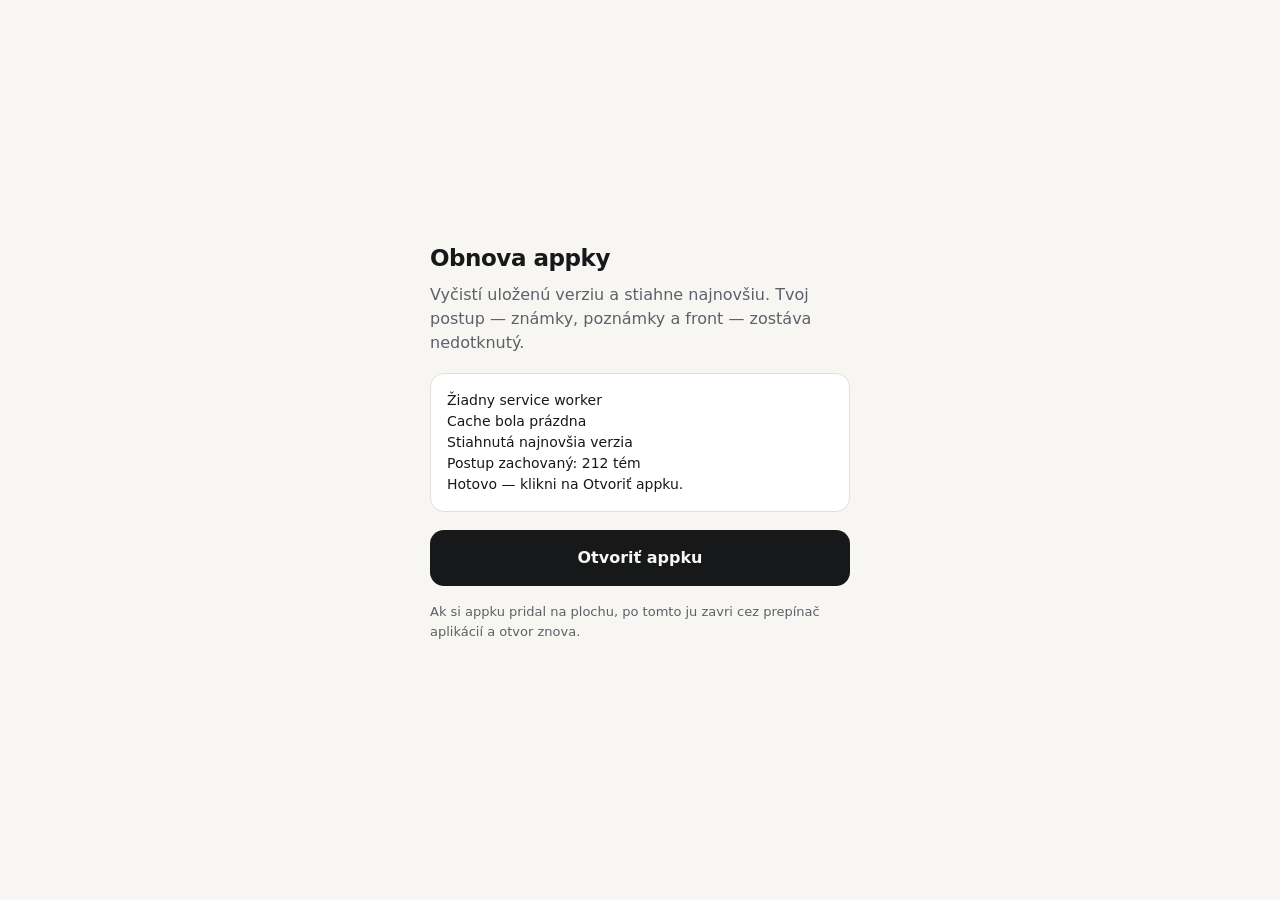
<file: reset.html>
<!doctype html>
<html lang="sk">
<head>
<meta charset="utf-8">
<title>Obnova appky</title>
<meta name="viewport" content="width=device-width, initial-scale=1, viewport-fit=cover">
<meta name="color-scheme" content="light dark">
<style>
  :root { --bg:#f7f6f3; --fg:#16181a; --soft:#5c6169; --line:#e2e0da; --card:#fff; }
  @media (prefers-color-scheme: dark) {
    :root { --bg:#111315; --fg:#eceef0; --soft:#9aa0a8; --line:#292d31; --card:#191c1f; }
  }
  * { box-sizing: border-box; }
  body {
    margin:0; min-height:100dvh; background:var(--bg); color:var(--fg);
    font:16px/1.5 -apple-system, BlinkMacSystemFont, system-ui, sans-serif;
    display:grid; place-items:center; padding:28px;
  }
  main { width:100%; max-width:420px; }
  h1 { font-size:23px; font-weight:600; letter-spacing:-.02em; margin:0 0 8px; }
  p { color:var(--soft); margin:0 0 18px; }
  #stav {
    background:var(--card); border:1px solid var(--line); border-radius:14px;
    padding:16px; font-size:14px; white-space:pre-line; margin-bottom:18px;
  }
  a.btn {
    display:block; text-align:center; text-decoration:none;
    background:var(--fg); color:var(--bg); border-radius:14px;
    padding:16px; font-weight:600;
  }
  .muted { font-size:13px; color:var(--soft); margin-top:16px; }
</style>
</head>
<body>
<main>
  <h1>Obnova appky</h1>
  <p>Vyčistí uloženú verziu a stiahne najnovšiu. Tvoj postup — známky, poznámky a front — zostáva nedotknutý.</p>
  <div id="stav">Pracujem…</div>
  <a class="btn" href="./index.html#/dnes" id="otvorit">Otvoriť appku</a>
  <p class="muted">Ak si appku pridal na plochu, po tomto ju zavri cez prepínač aplikácií a otvor znova.</p>
</main>
<script>
(async () => {
  const out = [];
  const say = (t) => { out.push(t); document.getElementById('stav').textContent = out.join('\n'); };
  try {
    const regs = await navigator.serviceWorker.getRegistrations();
    for (const r of regs) await r.unregister();
    say(regs.length ? `Odstránený service worker (${regs.length})` : 'Žiadny service worker');
  } catch { say('Service worker sa nepodarilo odstrániť'); }
  try {
    const keys = await caches.keys();
    for (const k of keys) await caches.delete(k);
    say(keys.length ? `Vymazaná cache: ${keys.join(', ')}` : 'Cache bola prázdna');
  } catch { say('Cache sa nepodarilo vymazať'); }
  try {
    const files = ['index.html','styles.css','js/catalog.js','js/app.js','sw.js','manifest.webmanifest'];
    await Promise.all(files.map((u) => fetch(u + '?t=' + Date.now(), { cache: 'reload' }).catch(() => {})));
    say('Stiahnutá najnovšia verzia');
  } catch { say('Nové súbory sa nepodarilo stiahnuť — skús to online'); }
  try {
    const raw = localStorage.getItem('maturita.v1');
    const n = raw ? Object.keys(JSON.parse(raw).topics || {}).length : 0;
    say(n ? `Postup zachovaný: ${n} tém` : 'Uložený postup: zatiaľ žiadny');
  } catch { say('Postup: nedá sa prečítať'); }
  document.getElementById('otvorit').href = './index.html?t=' + Date.now() + '#/dnes';
  say('Hotovo — klikni na Otvoriť appku.');
})();
</script>
</body>
</html>
</file>
